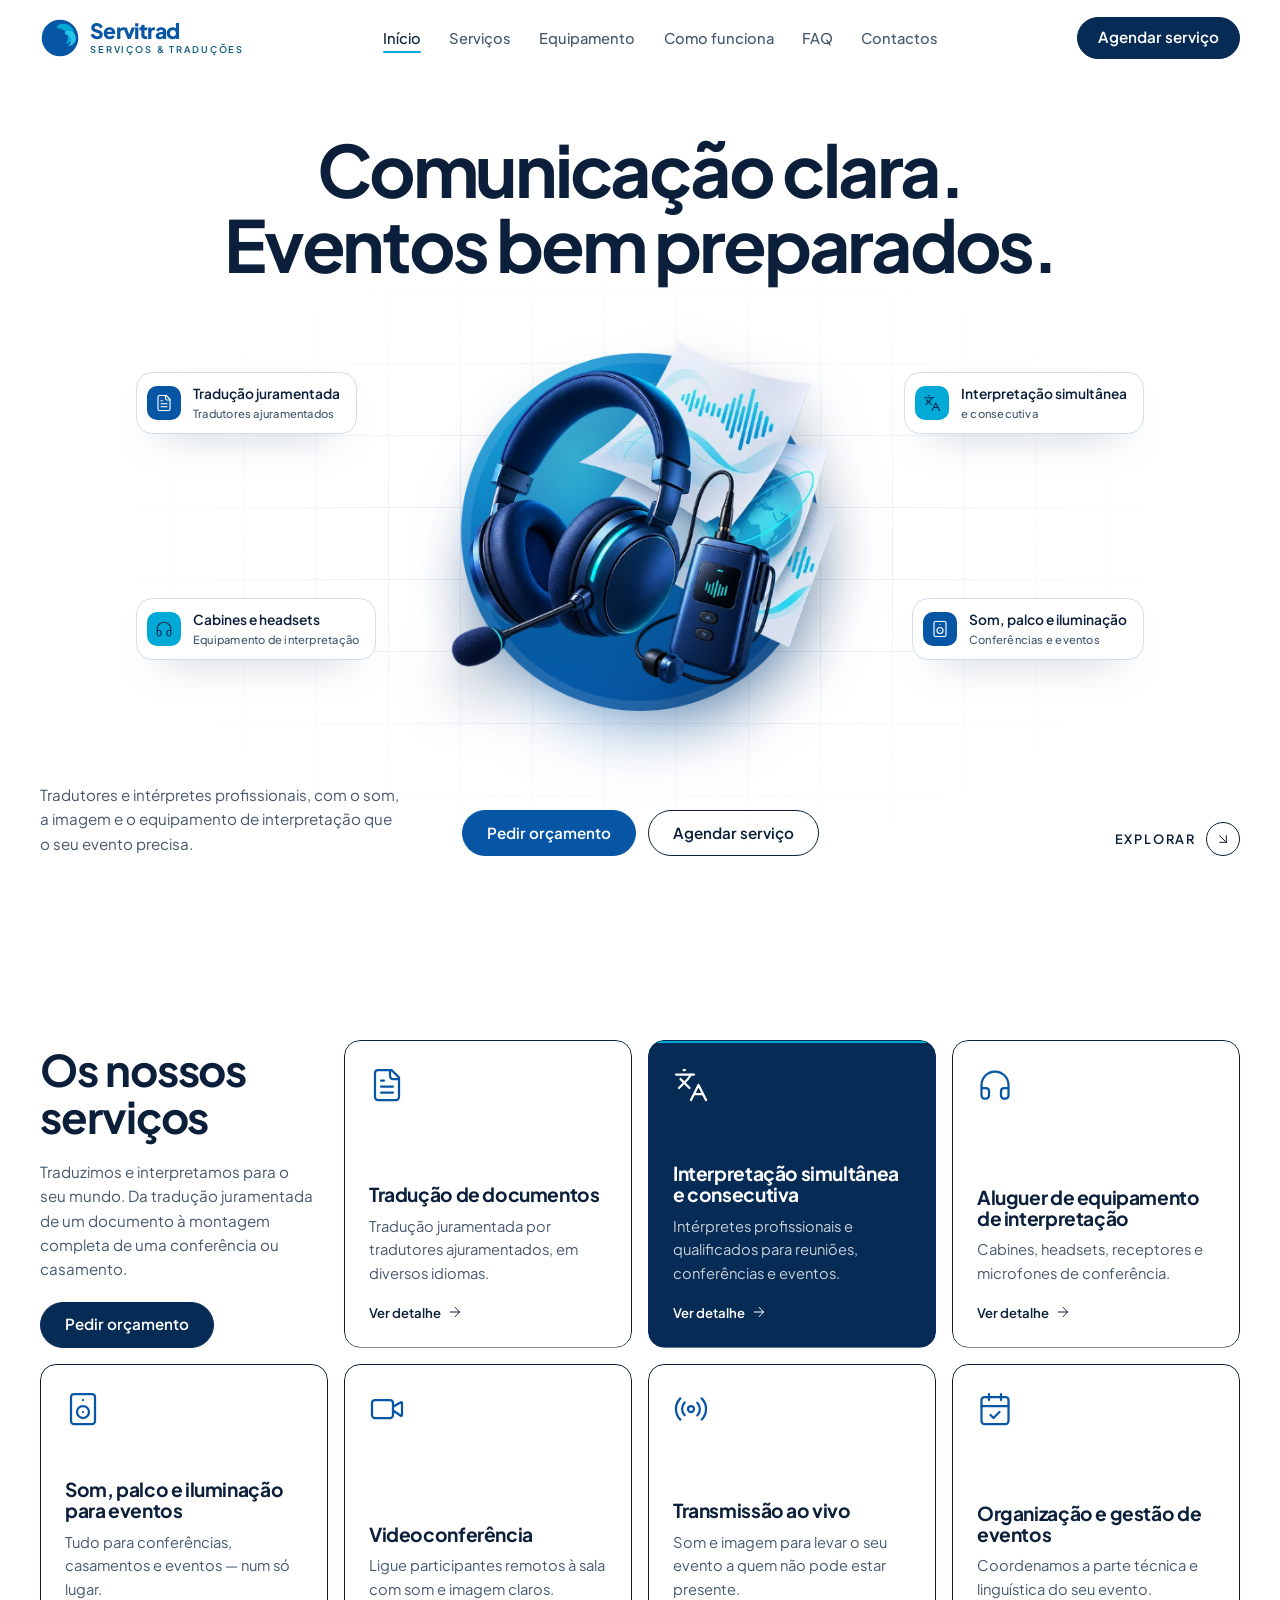
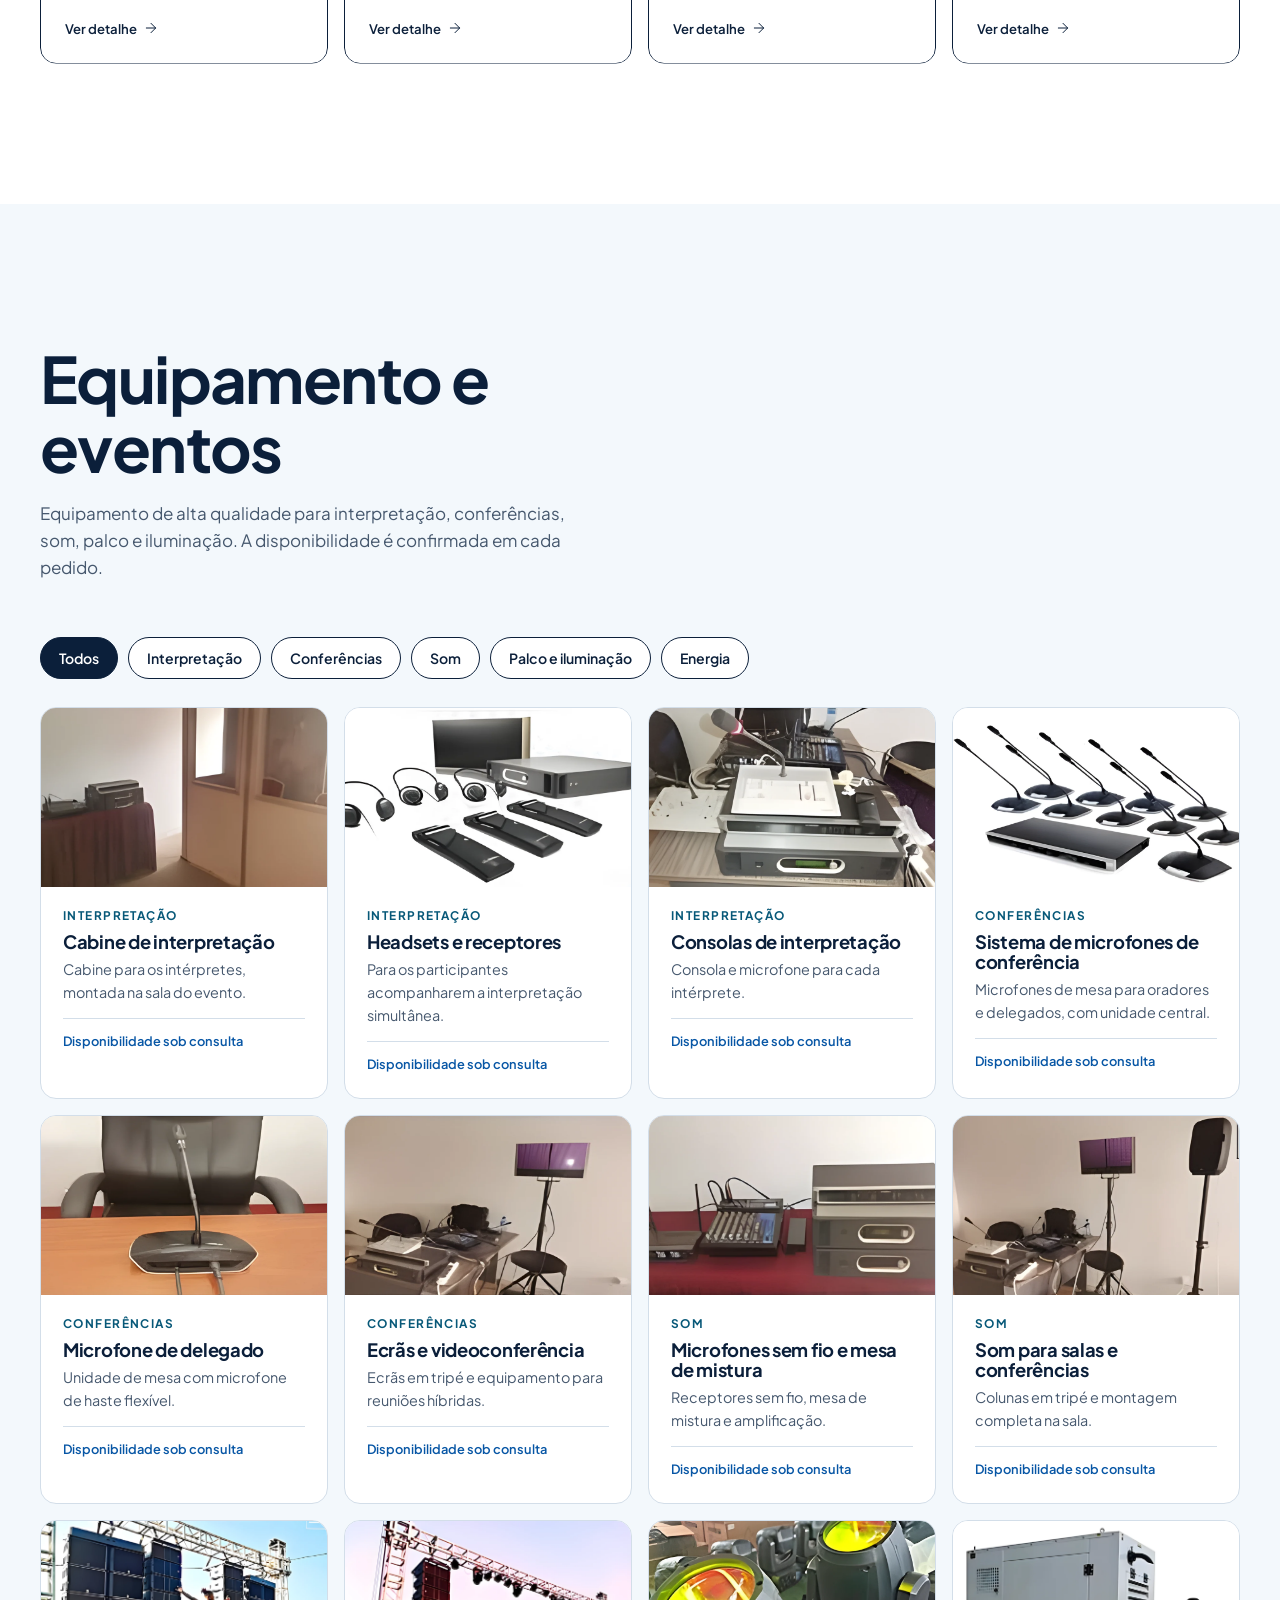
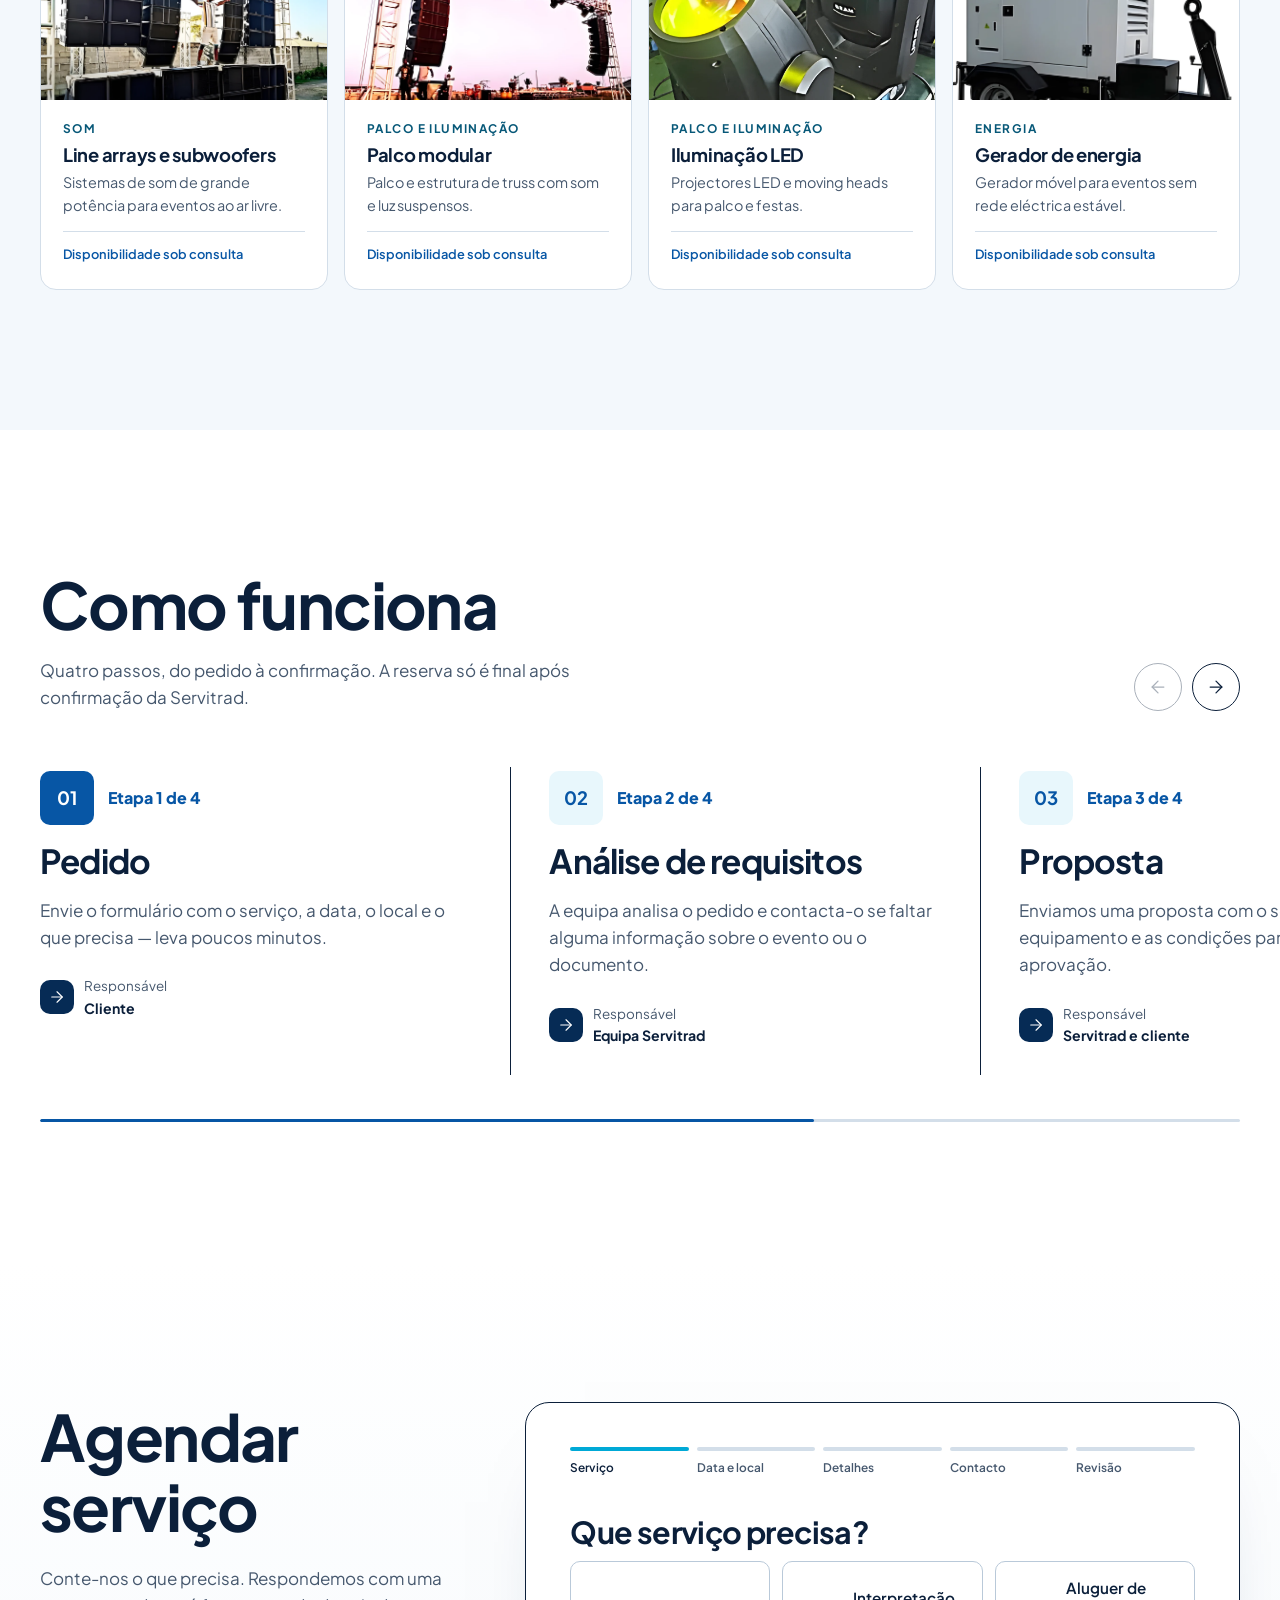
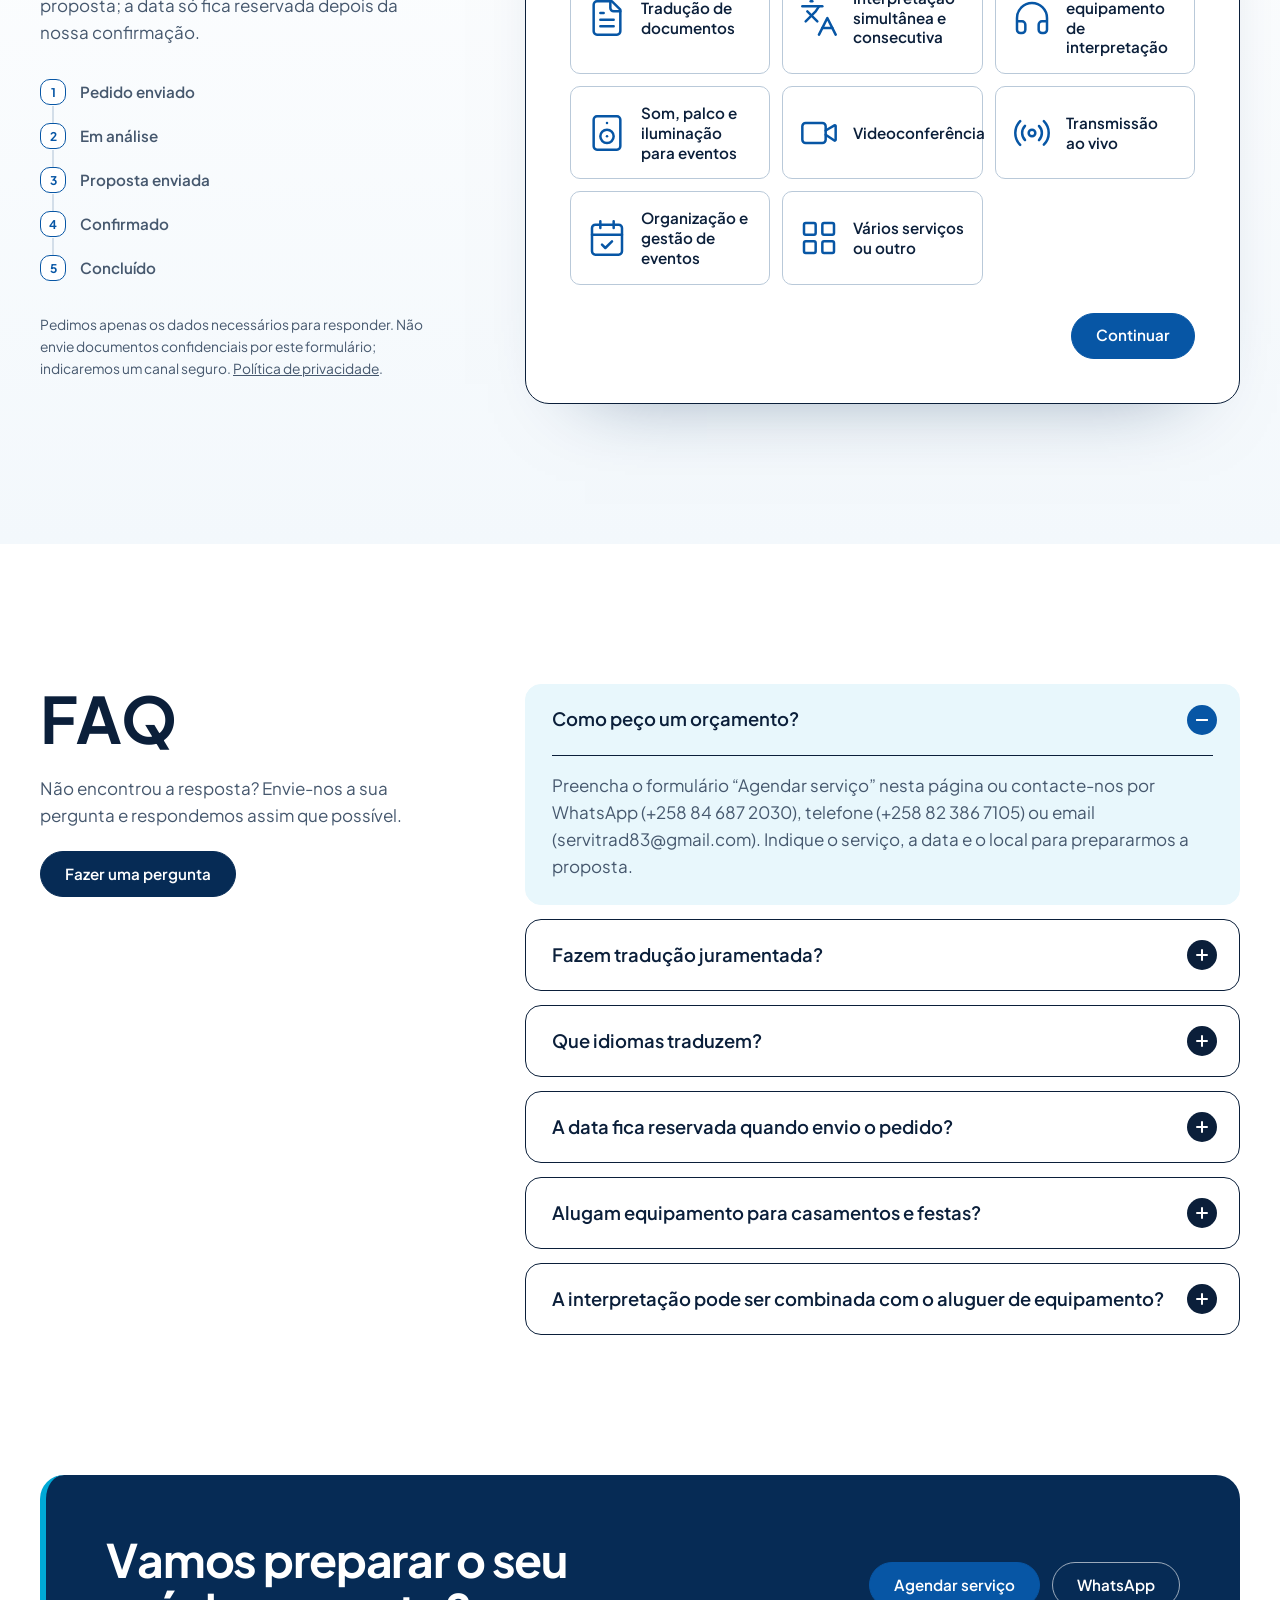
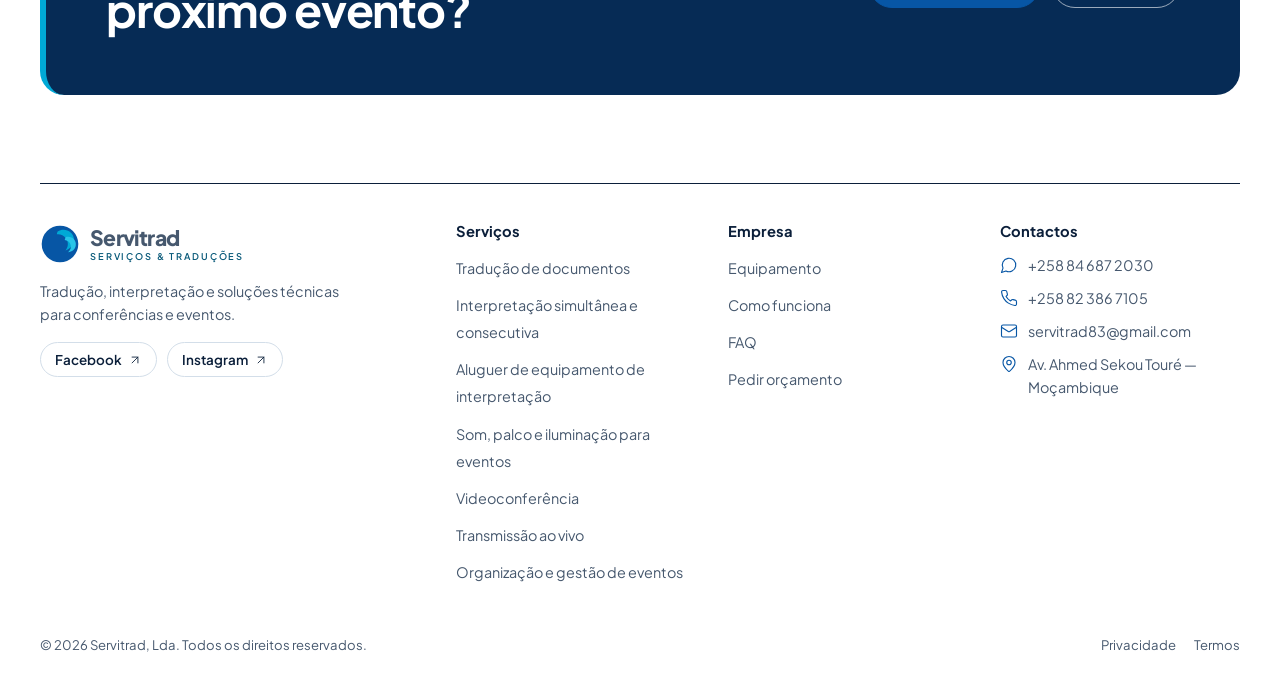
<file: index.html>
<!doctype html>
<html lang="pt-MZ">
<head>
  <meta charset="utf-8">
  <meta name="viewport" content="width=device-width, initial-scale=1">
  <title>Servitrad — Tradução, interpretação e soluções para eventos</title>
  <meta name="description" content="Servitrad, Lda: tradução juramentada de documentos, interpretação simultânea e consecutiva, aluguer de equipamento de interpretação, som, palco e iluminação, videoconferência e transmissão ao vivo em Moçambique.">
  <meta name="theme-color" content="#0756A5">
  <meta property="og:title" content="Servitrad — Comunicação clara. Eventos bem preparados.">
  <meta property="og:description" content="Tradução, interpretação e soluções técnicas para conferências e eventos.">
  <meta property="og:image" content="assets/3d/hero-interpretacao-traducao-3d-1000.webp">
  <script>document.documentElement.className+=" js"+(matchMedia("(prefers-reduced-motion: reduce)").matches?"":" motion")</script>
  <link rel="icon" href="assets/favicon.svg" type="image/svg+xml">
  <link rel="preconnect" href="https://fonts.googleapis.com">
  <link rel="preconnect" href="https://fonts.gstatic.com" crossorigin>
  <link href="https://fonts.googleapis.com/css2?family=Plus+Jakarta+Sans:wght@400;500;600;700;800&display=swap" rel="stylesheet">
  <link rel="preload" as="image" href="assets/3d/hero-interpretacao-traducao-3d-1000.webp" imagesrcset="assets/3d/hero-interpretacao-traducao-3d-640.webp 640w, assets/3d/hero-interpretacao-traducao-3d-1000.webp 1000w" imagesizes="(max-width: 700px) 80vw, 520px">
  <link rel="stylesheet" href="css/styles.css">
</head>
<body>
  <a class="skip-link" href="#conteudo">Saltar para o conteúdo</a>

  <!-- ============ CABEÇALHO ============ -->
  <header class="site-header" id="topo">
    <div class="container site-header__inner">
      <a class="brand" href="#inicio" aria-label="Servitrad — início">
        <svg class="brand__mark" viewBox="0 0 188 188" aria-hidden="true">
          <circle cx="94" cy="94" r="86" fill="#0756A5"/>
          <path d="M83 35c33-20 75 1 77 38 1 24-17 43-40 52 14-18 15-41 1-59-10-13-25-20-42-18 1-5 2-9 4-13Z" fill="#00A9D6"/>
          <path d="M120 62c28-8 53 13 48 40-3 16-17 29-36 31 13-11 17-27 10-40-5-10-14-17-26-18 2-5 3-9 4-13Z" fill="#27C4E8"/>
        </svg>
        <span class="brand__text"><span class="brand__name">Servitrad</span><span class="brand__tag">Serviços &amp; Traduções</span></span>
      </a>

      <nav class="main-nav" id="main-nav" aria-label="Navegação principal">
        <ul>
          <li><a href="#inicio">Início</a></li>
          <li><a href="#servicos">Serviços</a></li>
          <li><a href="#equipamento">Equipamento</a></li>
          <li><a href="#como-funciona">Como funciona</a></li>
          <li><a href="#faq">FAQ</a></li>
          <li><a href="#contactos">Contactos</a></li>
        </ul>
        <a class="btn btn--dark main-nav__cta-mobile" href="#agendar">Agendar serviço</a>
      </nav>

      <a class="btn btn--dark site-header__cta" href="#agendar">Agendar serviço</a>
      <button class="nav-toggle" type="button" aria-controls="main-nav" aria-expanded="false">
        <span class="sr-only">Abrir menu</span>
        <span class="nav-toggle__bar"></span><span class="nav-toggle__bar"></span>
      </button>
    </div>
  </header>

  <main id="conteudo">
    <!-- ============ HERO ============ -->
    <section class="hero" id="inicio" aria-labelledby="hero-title">
      <div class="hero__bg" aria-hidden="true"></div>
      <div class="container hero__inner">
        <h1 class="hero__title" id="hero-title" data-split>Comunicação clara.<br> Eventos bem preparados.</h1>

        <div class="hero__stage">
          <div class="hero__deco" aria-hidden="true">
            <span class="chip chip--l1" data-depth="0.5" data-float="-60"><span class="chip__icon" data-icon="traducao"></span><span>Tradução juramentada<small>Tradutores ajuramentados</small></span></span>
            <span class="chip chip--r1" data-depth="0.5" data-float="-60"><span class="chip__icon" data-icon="falar"></span><span>Interpretação simultânea<small>e consecutiva</small></span></span>
            <span class="chip chip--l2" data-depth="0.8" data-float="-110"><span class="chip__icon" data-icon="interpretacao"></span><span>Cabines e headsets<small>Equipamento de interpretação</small></span></span>
            <span class="chip chip--r2" data-depth="0.8" data-float="-110"><span class="chip__icon" data-icon="som"></span><span>Som, palco e iluminação<small>Conferências e eventos</small></span></span>
          </div>

          <div class="hero__orb" data-hero-orb>
            <div class="hero__circle" aria-hidden="true"></div>
            <picture>
              <source type="image/webp" srcset="assets/3d/hero-interpretacao-traducao-3d-640.webp 640w, assets/3d/hero-interpretacao-traducao-3d-1000.webp 1000w" sizes="(max-width: 700px) 80vw, 520px">
              <img class="hero__img" src="assets/3d/hero-interpretacao-traducao-3d.png" width="1254" height="1254"
                   alt="Ilustração 3D de auscultadores de interpretação com microfone, receptor de bolso e folhas de documentos com ondas de som e um globo.">
            </picture>
          </div>
        </div>

        <div class="hero__foot">
          <p class="hero__lead">Tradutores e intérpretes profissionais, com o som, a imagem e o equipamento de interpretação que o seu evento precisa.</p>
          <div class="hero__ctas">
            <a class="btn btn--primary" href="#agendar" data-service-cta="">Pedir orçamento</a>
            <a class="btn btn--ghost" href="#agendar">Agendar serviço</a>
          </div>
          <a class="hero__explore" href="#servicos">Explorar <span class="hero__explore-icon"></span></a>
        </div>
      </div>
    </section>

    <!-- ============ SERVIÇOS ============ -->
    <section class="section services" id="servicos" aria-labelledby="servicos-title">
      <div class="container">
        <div class="services__grid" id="services-grid">
          <div class="services__intro" data-reveal>
            <h2 class="section-title" id="servicos-title" data-split>Os nossos serviços</h2>
            <p>Traduzimos e interpretamos para o seu mundo. Da tradução juramentada de um documento à montagem completa de uma conferência ou casamento.</p>
            <a class="btn btn--dark" href="#agendar">Pedir orçamento</a>
          </div>
          <!-- cartões preenchidos por main.js -->
        </div>
      </div>
    </section>

    <!-- ============ EQUIPAMENTO ============ -->
    <section class="section equipment" id="equipamento" aria-labelledby="equipamento-title">
      <div class="container">
        <div class="section-head" data-reveal>
          <h2 class="section-title" id="equipamento-title" data-split>Equipamento e eventos</h2>
          <p>Equipamento de alta qualidade para interpretação, conferências, som, palco e iluminação. A disponibilidade é confirmada em cada pedido.</p>
        </div>
        <div class="equipment__notice" id="equipment-notice" role="note" hidden>
          <strong>Conteúdo de exemplo.</strong> Os itens abaixo ilustram o catálogo e não representam o inventário real nem disponibilidade. Serão substituídos pelo equipamento da Servitrad.
        </div>
        <div class="filters" role="group" aria-label="Filtrar equipamento por categoria" id="equipment-filters"></div>
        <ul class="equipment__grid" id="equipment-grid"></ul>
      </div>
    </section>

    <!-- ============ COMO FUNCIONA (faixa horizontal) ============ -->
    <section class="section steps" id="como-funciona" aria-labelledby="como-funciona-title">
      <div class="container steps__head">
        <div data-reveal>
          <h2 class="section-title" id="como-funciona-title" data-split>Como funciona</h2>
          <p>Quatro passos, do pedido à confirmação. A reserva só é final após confirmação da Servitrad.</p>
        </div>
        <div class="steps__controls">
          <button class="icon-btn" type="button" data-steps-prev aria-label="Etapa anterior"></button>
          <button class="icon-btn" type="button" data-steps-next aria-label="Etapa seguinte"></button>
        </div>
      </div>
      <div class="steps__viewport">
        <ol class="steps__track" id="steps-track" tabindex="0" aria-label="Etapas do processo — use as setas para navegar"></ol>
      </div>
      <div class="container"><div class="steps__progress" aria-hidden="true"><span id="steps-progress"></span></div></div>
    </section>

    <!-- ============ AGENDAMENTO ============ -->
    <section class="section booking" id="agendar" aria-labelledby="agendar-title">
      <div class="container booking__inner">
        <div class="booking__aside" data-reveal>
          <h2 class="section-title" id="agendar-title" data-split>Agendar serviço</h2>
          <p>Conte-nos o que precisa. Respondemos com uma proposta; a data só fica reservada depois da nossa confirmação.</p>
          <ol class="status-list" aria-label="Estados de um pedido">
            <li><span></span>Pedido enviado</li>
            <li><span></span>Em análise</li>
            <li><span></span>Proposta enviada</li>
            <li><span></span>Confirmado</li>
            <li><span></span>Concluído</li>
          </ol>
          <p class="booking__privacy">Pedimos apenas os dados necessários para responder. Não envie documentos confidenciais por este formulário; indicaremos um canal seguro. <a href="privacidade.html">Política de privacidade</a>.</p>
        </div>

        <div class="booking__card" data-reveal>

          <ol class="stepper" id="stepper" aria-label="Progresso do pedido"></ol>

          <form class="booking-form" id="booking-form" novalidate>
            <!-- anti-spam -->
            <div class="hp" aria-hidden="true"><label>Não preencher <input type="text" name="website" tabindex="-1" autocomplete="off"></label></div>

            <fieldset class="form-step" data-step="0">
              <legend>Que serviço precisa?</legend>
              <div class="choice-grid" id="service-choices"></div>
              <p class="field-error" data-error-for="servico"></p>
            </fieldset>

            <fieldset class="form-step" data-step="1" hidden>
              <legend>Quando e onde?</legend>
              <div class="field-row">
                <div class="field"><label for="f-data">Data pretendida *</label><input id="f-data" name="data" type="date" required><p class="field-error" data-error-for="data"></p></div>
                <div class="field"><label for="f-hora-inicio">Hora de início</label><input id="f-hora-inicio" name="horaInicio" type="time"></div>
                <div class="field"><label for="f-hora-fim">Hora de fim</label><input id="f-hora-fim" name="horaFim" type="time"><p class="field-error" data-error-for="horaFim"></p></div>
              </div>
              <div class="field">
                <span class="label" id="lbl-modalidade">Modalidade *</span>
                <div class="pill-group" role="radiogroup" aria-labelledby="lbl-modalidade">
                  <label class="pill"><input type="radio" name="modalidade" value="Presencial" required><span>Presencial</span></label>
                  <label class="pill"><input type="radio" name="modalidade" value="Remota"><span>Remota</span></label>
                  <label class="pill"><input type="radio" name="modalidade" value="Híbrida"><span>Híbrida</span></label>
                  <label class="pill"><input type="radio" name="modalidade" value="Não se aplica (documentos)"><span>Não se aplica</span></label>
                </div>
                <p class="field-error" data-error-for="modalidade"></p>
              </div>
              <div class="field"><label for="f-local">Local ou cidade</label><input id="f-local" name="local" type="text" autocomplete="address-level2" placeholder="Ex.: hotel, centro de conferências, cidade"></div>
            </fieldset>

            <fieldset class="form-step" data-step="2" hidden>
              <legend>Detalhes do pedido</legend>
              <div class="field-row">
                <div class="field">
                  <label for="f-participantes">Dimensão aproximada</label>
                  <select id="f-participantes" name="participantes">
                    <option value="">Seleccione…</option>
                    <option>Até 20 pessoas</option>
                    <option>21–50 pessoas</option>
                    <option>51–150 pessoas</option>
                    <option>151–500 pessoas</option>
                    <option>Mais de 500 pessoas</option>
                    <option>Não se aplica</option>
                  </select>
                </div>
                <div class="field"><label for="f-idiomas">Idiomas necessários</label><input id="f-idiomas" name="idiomas" type="text" placeholder="Ex.: de … para …"></div>
              </div>
              <div class="field">
                <span class="label" id="lbl-req">Requisitos técnicos</span>
                <div class="pill-group" role="group" aria-labelledby="lbl-req">
                  <label class="pill"><input type="checkbox" name="requisitos" value="Intérpretes"><span>Intérpretes</span></label>
                  <label class="pill"><input type="checkbox" name="requisitos" value="Cabines e headsets de interpretação"><span>Cabines e headsets</span></label>
                  <label class="pill"><input type="checkbox" name="requisitos" value="Microfones"><span>Microfones</span></label>
                  <label class="pill"><input type="checkbox" name="requisitos" value="Som para o espaço"><span>Som para o espaço</span></label>
                  <label class="pill"><input type="checkbox" name="requisitos" value="Videoconferência"><span>Videoconferência</span></label>
                  <label class="pill"><input type="checkbox" name="requisitos" value="Transmissão ao vivo"><span>Transmissão ao vivo</span></label>
                  <label class="pill"><input type="checkbox" name="requisitos" value="Palco e iluminação"><span>Palco e iluminação</span></label>
                  <label class="pill"><input type="checkbox" name="requisitos" value="Gerador de energia"><span>Gerador de energia</span></label>
                  <label class="pill"><input type="checkbox" name="requisitos" value="Não sei / preciso de aconselhamento"><span>Preciso de aconselhamento</span></label>
                </div>
              </div>
              <div class="field"><label for="f-obs">Observações</label><textarea id="f-obs" name="observacoes" rows="4" maxlength="1500" placeholder="Programa, tipo de documento, número de salas, o que for útil."></textarea></div>
            </fieldset>

            <fieldset class="form-step" data-step="3" hidden>
              <legend>Os seus contactos</legend>
              <div class="field-row">
                <div class="field"><label for="f-nome">Nome *</label><input id="f-nome" name="nome" type="text" autocomplete="name" required maxlength="120"><p class="field-error" data-error-for="nome"></p></div>
                <div class="field"><label for="f-org">Organização</label><input id="f-org" name="organizacao" type="text" autocomplete="organization" maxlength="120"></div>
              </div>
              <div class="field-row">
                <div class="field"><label for="f-email">Email *</label><input id="f-email" name="email" type="email" autocomplete="email" required maxlength="160"><p class="field-error" data-error-for="email"></p></div>
                <div class="field"><label for="f-tel">Telefone / WhatsApp</label><input id="f-tel" name="telefone" type="tel" autocomplete="tel" maxlength="30" placeholder="+258 …"><p class="field-error" data-error-for="telefone"></p></div>
              </div>
              <label class="check"><input type="checkbox" name="consentimento" value="sim" required><span>Aceito ser contactado pela Servitrad sobre este pedido. Os dados são usados apenas para responder. *</span></label>
              <p class="field-error" data-error-for="consentimento"></p>
            </fieldset>

            <fieldset class="form-step" data-step="4" hidden>
              <legend>Rever e enviar</legend>
              <dl class="summary" id="summary"></dl>
              <p class="form-note">Ao enviar, o pedido fica no estado <strong>“Pedido enviado”</strong>. Não é uma reserva: a Servitrad confirma a disponibilidade e envia uma proposta.</p>
            </fieldset>

            <div class="form-actions">
              <button class="btn btn--ghost" type="button" data-prev hidden>Voltar</button>
              <button class="btn btn--primary" type="button" data-next>Continuar</button>
              <button class="btn btn--primary" type="submit" data-submit hidden>Enviar pedido</button>
            </div>
            <p class="form-status" id="form-status" role="status" aria-live="polite"></p>
          </form>

          <div class="form-result" id="form-result" hidden tabindex="-1"></div>
        </div>
      </div>
    </section>

    <!-- ============ FAQ ============ -->
    <section class="section faq" id="faq" aria-labelledby="faq-title">
      <div class="container faq__inner">
        <div class="faq__intro" data-reveal>
          <h2 class="section-title" id="faq-title" data-split>FAQ</h2>
          <p>Não encontrou a resposta? Envie-nos a sua pergunta e respondemos assim que possível.</p>
          <a class="btn btn--dark" href="#contactos">Fazer uma pergunta</a>
        </div>
        <div class="faq__list" id="faq-list"></div>
      </div>
    </section>

    <!-- ============ GUIAS E NOVIDADES (oculta sem artigos) ============ -->
    <section class="section articles" id="guias" aria-labelledby="guias-title" hidden>
      <div class="container">
        <div class="section-head section-head--split" data-reveal>
          <h2 class="section-title" id="guias-title" data-split>Guias e novidades</h2>
          <p>Conselhos práticos sobre tradução, interpretação e preparação técnica de eventos.</p>
        </div>
        <div class="articles__preview-note" id="articles-preview-note" role="note" hidden>Pré-visualização de layout — estes cartões não são artigos reais e não estão publicados.</div>
        <div class="articles__grid" id="articles-grid"></div>
      </div>
    </section>
  </main>

  <!-- ============ RODAPÉ ============ -->
  <footer class="site-footer" id="contactos" aria-labelledby="contactos-title">
    <div class="container">
      <div class="site-footer__cta" data-reveal>
        <h2 id="contactos-title" data-split>Vamos preparar o seu próximo evento?</h2>
        <div class="site-footer__cta-actions">
          <a class="btn btn--primary" href="#agendar">Agendar serviço</a>
          <a class="btn btn--ghost-light" id="footer-whatsapp" href="#" target="_blank" rel="noopener">WhatsApp</a>
        </div>
      </div>
      <div class="site-footer__grid">
        <div class="site-footer__brand">
          <a class="brand brand--light" href="#inicio" aria-label="Servitrad — voltar ao início">
            <svg class="brand__mark" viewBox="0 0 188 188" aria-hidden="true">
              <circle cx="94" cy="94" r="86" fill="#0756A5"/>
              <path d="M83 35c33-20 75 1 77 38 1 24-17 43-40 52 14-18 15-41 1-59-10-13-25-20-42-18 1-5 2-9 4-13Z" fill="#00A9D6"/>
              <path d="M120 62c28-8 53 13 48 40-3 16-17 29-36 31 13-11 17-27 10-40-5-10-14-17-26-18 2-5 3-9 4-13Z" fill="#27C4E8"/>
            </svg>
            <span class="brand__text"><span class="brand__name">Servitrad</span><span class="brand__tag">Serviços &amp; Traduções</span></span>
          </a>
          <p>Tradução, interpretação e soluções técnicas para conferências e eventos.</p>
          <ul class="socials" id="footer-socials"></ul>
        </div>
        <div><h3>Serviços</h3><ul id="footer-services"></ul></div>
        <div><h3>Empresa</h3><ul>
          <li><a href="#equipamento">Equipamento</a></li>
          <li><a href="#como-funciona">Como funciona</a></li>
          <li><a href="#faq">FAQ</a></li>
          <li><a href="#agendar">Pedir orçamento</a></li>
        </ul></div>
        <div><h3>Contactos</h3><ul class="contact-list" id="footer-contacts"></ul></div>
      </div>
      <div class="site-footer__bottom">
        <p>© <span id="year"></span> <span id="company-name"></span>. Todos os direitos reservados.</p>
        <ul><li><a href="privacidade.html">Privacidade</a></li><li><a href="privacidade.html#termos">Termos</a></li></ul>
      </div>
    </div>
  </footer>

  <!-- Detalhe de serviço -->
  <dialog class="service-dialog" id="service-dialog" aria-labelledby="dialog-title">
    <div class="service-dialog__inner">
      <button class="icon-btn service-dialog__close" type="button" data-close aria-label="Fechar"></button>
      <div class="service-dialog__icon" id="dialog-icon"></div>
      <h3 id="dialog-title"></h3>
      <p id="dialog-text"></p>
      <ul class="ticks" id="dialog-points"></ul>
      <a class="btn btn--primary" href="#agendar" id="dialog-cta">Pedir orçamento</a>
    </div>
  </dialog>

  <noscript>
    <div class="noscript">Para ver todo o conteúdo e enviar pedidos, active o JavaScript. Contacto: WhatsApp +258 84 687 2030 · +258 82 386 7105 · servitrad83@gmail.com</div>
  </noscript>

  <script src="js/content.js"></script>
  <script src="js/icons.js"></script>
  <script src="js/main.js"></script>
</body>
</html>
</file>
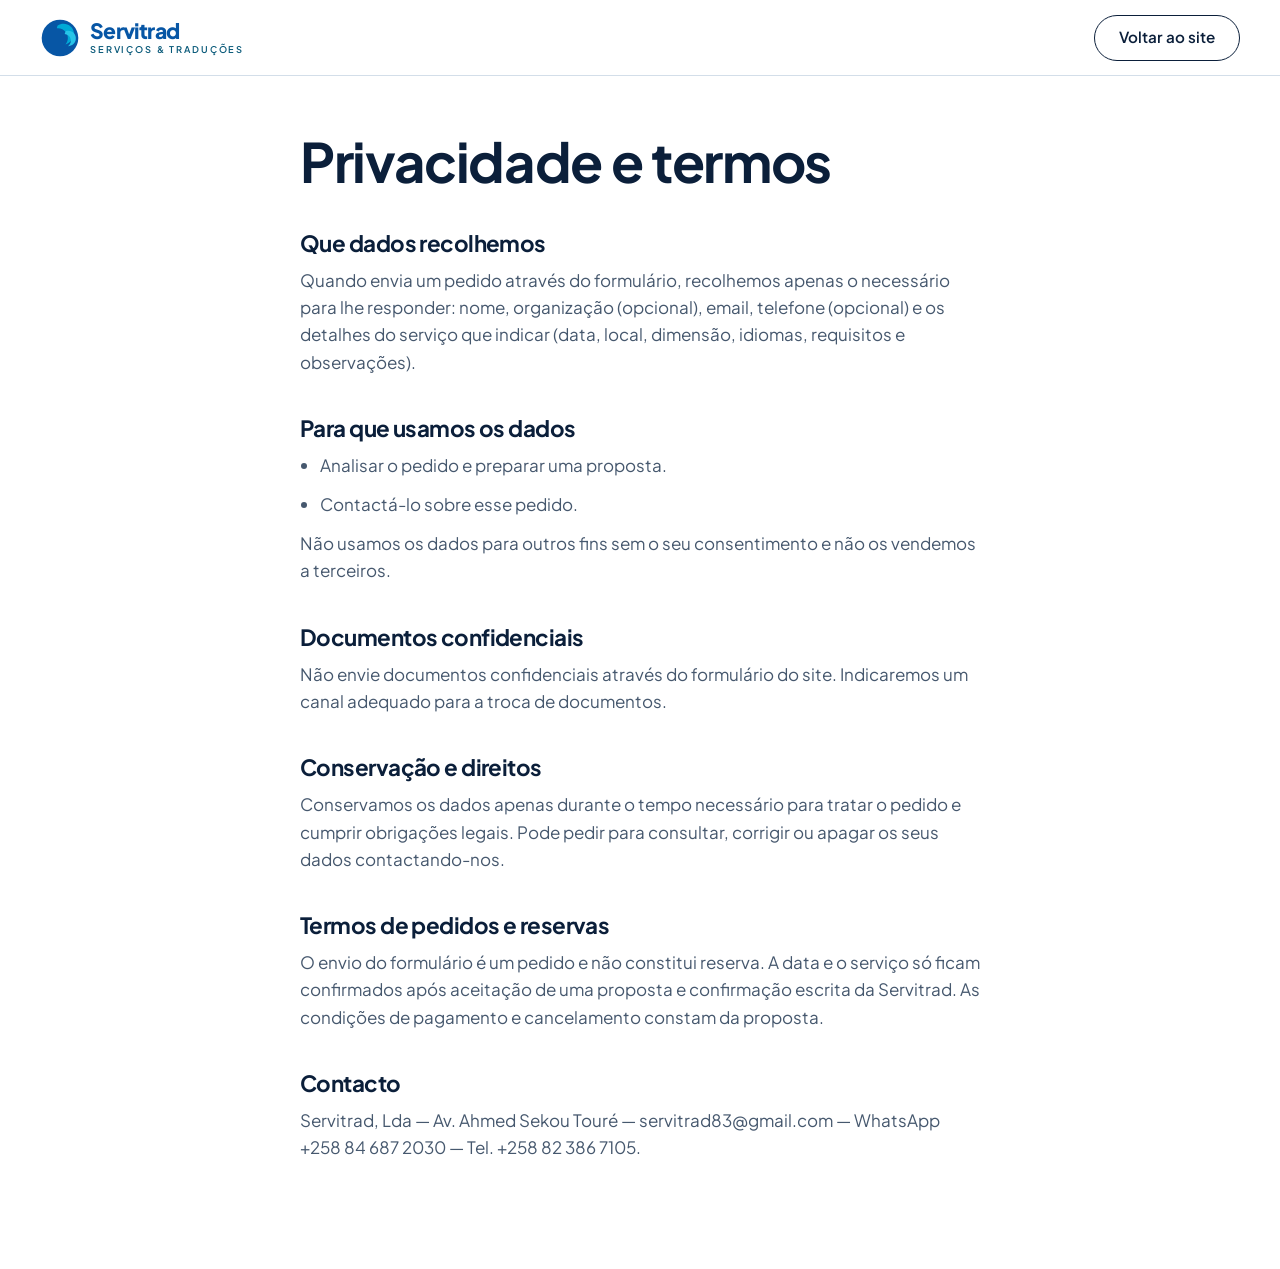
<file: privacidade.html>
<!doctype html>
<html lang="pt-MZ">
<head>
  <meta charset="utf-8">
  <meta name="viewport" content="width=device-width, initial-scale=1">
  <title>Privacidade e termos — Servitrad</title>
  <meta name="robots" content="noindex">
  <link rel="icon" href="assets/favicon.svg" type="image/svg+xml">
  <link rel="preconnect" href="https://fonts.googleapis.com">
  <link rel="preconnect" href="https://fonts.gstatic.com" crossorigin>
  <link href="https://fonts.googleapis.com/css2?family=Plus+Jakarta+Sans:wght@400;500;600;700;800&display=swap" rel="stylesheet">
  <link rel="stylesheet" href="css/styles.css">
  <style>
    .legal { max-width: 760px; padding-block: 56px 96px; }
    .legal h1 { font-size: clamp(2.2rem, 5vw, 3.4rem); margin-bottom: 24px; }
    .legal h2 { font-size: 1.4rem; margin: 40px 0 12px; }
    .legal p, .legal li { color: var(--ink-soft); margin-bottom: 12px; }
    .legal ul { list-style: disc; padding-left: 1.2em; }
    .legal .draft { padding: 14px 18px; border-radius: 14px; background: #FFF6DB; border: 1px solid #F0D58A; color: #5B4300; margin-bottom: 32px; }
  </style>
</head>
<body>
  <header class="site-header is-scrolled">
    <div class="container site-header__inner">
      <a class="brand" href="index.html" aria-label="Servitrad — voltar ao início">
        <svg class="brand__mark" viewBox="0 0 188 188" aria-hidden="true"><circle cx="94" cy="94" r="86" fill="#0756A5"/><path d="M83 35c33-20 75 1 77 38 1 24-17 43-40 52 14-18 15-41 1-59-10-13-25-20-42-18 1-5 2-9 4-13Z" fill="#00A9D6"/><path d="M120 62c28-8 53 13 48 40-3 16-17 29-36 31 13-11 17-27 10-40-5-10-14-17-26-18 2-5 3-9 4-13Z" fill="#27C4E8"/></svg>
        <span class="brand__text"><span class="brand__name">Servitrad</span><span class="brand__tag">Serviços &amp; Traduções</span></span>
      </a>
      <a class="btn btn--ghost" href="index.html" style="margin-left:auto">Voltar ao site</a>
    </div>
  </header>
  <main class="container legal">
    <h1>Privacidade e termos</h1>

    <h2>Que dados recolhemos</h2>
    <p>Quando envia um pedido através do formulário, recolhemos apenas o necessário para lhe responder: nome, organização (opcional), email, telefone (opcional) e os detalhes do serviço que indicar (data, local, dimensão, idiomas, requisitos e observações).</p>

    <h2>Para que usamos os dados</h2>
    <ul>
      <li>Analisar o pedido e preparar uma proposta.</li>
      <li>Contactá-lo sobre esse pedido.</li>
    </ul>
    <p>Não usamos os dados para outros fins sem o seu consentimento e não os vendemos a terceiros.</p>

    <h2>Documentos confidenciais</h2>
    <p>Não envie documentos confidenciais através do formulário do site. Indicaremos um canal adequado para a troca de documentos.</p>

    <h2>Conservação e direitos</h2>
    <p>Conservamos os dados apenas durante o tempo necessário para tratar o pedido e cumprir obrigações legais. Pode pedir para consultar, corrigir ou apagar os seus dados contactando-nos.</p>

    <h2 id="termos">Termos de pedidos e reservas</h2>
    <p>O envio do formulário é um pedido e não constitui reserva. A data e o serviço só ficam confirmados após aceitação de uma proposta e confirmação escrita da Servitrad. As condições de pagamento e cancelamento constam da proposta.</p>

    <h2>Contacto</h2>
    <p>Servitrad, Lda — Av. Ahmed Sekou Touré — servitrad83@gmail.com — WhatsApp +258 84 687 2030 — Tel. +258 82 386 7105.</p>
  </main>
</body>
</html>
</file>
<file: css/styles.css>
/* ==========================================================================
   Servitrad — estilos
   Estrutura: tokens · base · componentes · secções · animação · responsivo
   ========================================================================== */

:root {
  /* Marca (estimativa da página pública — ver docs/referencia) */
  --royal: #0756A5;
  --vivid: #087ACB;
  --cyan: #00A9D6;
  --cyan-2: #27C4E8;
  --petrol: #075878;
  --deep: #062B55;          /* azul profundo para superfícies escuras */

  /* Neutros */
  --ink: #0B1F3A;
  --ink-soft: #46586E;
  --line: #0B1F3A;
  --line-soft: #D3DEE9;
  --tint: #E8F7FC;
  --tint-2: #F3F8FC;
  --bg: #FFFFFF;

  --radius-s: 10px;
  --radius: 16px;
  --radius-l: 24px;
  --shadow: 0 18px 40px -22px rgba(6, 43, 85, .45);
  --ease: cubic-bezier(.22, .8, .24, 1);
  --pill: 999px;
  --container: 1200px;
  --gutter: clamp(16px, 4vw, 40px);
  --header-h: 76px;

  --font: "Plus Jakarta Sans", system-ui, -apple-system, "Segoe UI", Roboto, Arial, sans-serif;
  color-scheme: light;
}

/* ---------- base ---------- */
*, *::before, *::after { box-sizing: border-box; }
html { overflow-x: clip; scroll-behavior: smooth; scroll-padding-top: calc(var(--header-h) + 12px); -webkit-text-size-adjust: 100%; }
body {
  margin: 0;
  font-family: var(--font);
  font-size: 1.0625rem;
  line-height: 1.6;
  color: var(--ink);
  background: var(--bg);
  overflow-x: hidden;
  -webkit-font-smoothing: antialiased;
}
img, svg { display: block; max-width: 100%; }
a { color: inherit; }
button, input, select, textarea { font: inherit; color: inherit; }
h1, h2, h3, h4 { margin: 0; line-height: 1.08; letter-spacing: -0.025em; font-weight: 700; }
p { margin: 0; }
ul, ol { margin: 0; padding: 0; list-style: none; }
[hidden] { display: none !important; }
/* nada (animações de entrada incluídas) pode alargar a página no telemóvel */
main, .site-footer { overflow-x: clip; }
.faq, .equipment, .services, .booking { overflow-x: clip; }

:focus-visible { outline: 3px solid var(--vivid); outline-offset: 3px; border-radius: 6px; }

.container { width: 100%; max-width: calc(var(--container) + 2 * var(--gutter)); margin: 0 auto; padding-inline: var(--gutter); }
.sr-only { position: absolute; width: 1px; height: 1px; overflow: hidden; clip: rect(0 0 0 0); white-space: nowrap; }
.skip-link { position: absolute; left: 16px; top: -60px; z-index: 100; background: var(--ink); color: #fff; padding: 10px 16px; border-radius: var(--pill); text-decoration: none; }
.skip-link:focus { top: 12px; }

.section { padding-block: clamp(72px, 11vw, 140px); position: relative; }
.section-title { font-size: clamp(2.3rem, 5.2vw, 4rem); }
.section-head { display: grid; gap: 18px; max-width: 640px; margin-bottom: clamp(32px, 5vw, 56px); }
.section-head p, .services__intro p, .faq__intro p, .steps__head p, .booking__aside > p { color: var(--ink-soft); max-width: 46ch; }
.section-head--split { max-width: none; grid-template-columns: 1fr minmax(0, 360px); align-items: end; }

/* ---------- botões ---------- */
.btn {
  --b-bg: var(--ink); --b-fg: #fff; --b-bd: var(--ink);
  display: inline-flex; align-items: center; justify-content: center; gap: .5em;
  min-height: 46px; padding: 0 24px;
  border-radius: var(--pill); border: 1.5px solid var(--b-bd);
  background: var(--b-bg); color: var(--b-fg);
  font-weight: 600; font-size: .95rem; text-decoration: none; cursor: pointer; white-space: nowrap;
  transition: transform .25s var(--ease), background-color .25s, color .25s, border-color .25s, box-shadow .25s;
}
.btn:hover { transform: translateY(-2px); box-shadow: var(--shadow); }
.btn:active { transform: translateY(0); }
.btn--dark { --b-bg: var(--deep); --b-bd: var(--deep); }
.btn--dark:hover { --b-bg: var(--royal); --b-bd: var(--royal); }
.btn--primary { --b-bg: var(--royal); --b-bd: var(--royal); }
.btn--primary:hover { --b-bg: var(--vivid); --b-bd: var(--vivid); }
.btn--ghost { --b-bg: transparent; --b-fg: var(--ink); --b-bd: var(--ink); }
.btn--ghost:hover { --b-bg: var(--ink); --b-fg: #fff; }
.btn--ghost-light { --b-bg: transparent; --b-fg: #fff; --b-bd: rgba(255,255,255,.6); }
.btn--ghost-light:hover { --b-bg: #fff; --b-fg: var(--deep); --b-bd: #fff; }
.btn[disabled] { opacity: .55; cursor: progress; transform: none; box-shadow: none; }

.icon-btn {
  width: 48px; height: 48px; border-radius: 50%;
  display: inline-grid; place-items: center;
  border: 1.5px solid var(--ink); background: #fff; color: var(--ink); cursor: pointer;
  transition: background-color .25s, color .25s, transform .25s var(--ease), opacity .25s;
}
.icon-btn svg { width: 20px; height: 20px; }
.icon-btn:hover:not([disabled]) { background: var(--ink); color: #fff; }
.icon-btn[disabled] { opacity: .35; cursor: default; }

/* ---------- marca ---------- */
.brand { display: inline-flex; align-items: center; gap: 10px; text-decoration: none; color: var(--royal); }
.brand__mark { width: 40px; height: 40px; flex: none; }
.brand__text { display: grid; line-height: 1; }
.brand__name { font-weight: 800; font-size: 1.32rem; letter-spacing: -0.03em; }
.brand__tag { font-size: .58rem; letter-spacing: .2em; text-transform: uppercase; color: var(--petrol); margin-top: 4px; font-weight: 600; }
.brand--light { color: var(--royal); }

/* ---------- cabeçalho ---------- */
.site-header {
  position: sticky; top: 0; z-index: 50;
  height: var(--header-h);
  background: rgba(255,255,255,.82);
  backdrop-filter: saturate(1.6) blur(14px);
  -webkit-backdrop-filter: saturate(1.6) blur(14px);
  border-bottom: 1px solid transparent;
  transition: border-color .3s, box-shadow .3s;
}
.site-header.is-scrolled { border-bottom-color: var(--line-soft); }
.site-header__inner { height: 100%; display: flex; align-items: center; gap: 24px; }
.main-nav { margin-inline: auto; }
.main-nav ul { display: flex; gap: clamp(14px, 2.2vw, 30px); }
.main-nav a:not(.btn) { text-decoration: none; font-size: .92rem; font-weight: 500; color: var(--ink-soft); position: relative; padding: 6px 0; transition: color .2s; }
.main-nav a:not(.btn)::after { content: ""; position: absolute; left: 0; right: 0; bottom: 0; height: 2px; background: var(--cyan); transform: scaleX(0); transform-origin: left; transition: transform .3s var(--ease); border-radius: 2px; }
.main-nav a:not(.btn):hover, .main-nav a[aria-current="true"] { color: var(--ink); }
.main-nav a:not(.btn):hover::after, .main-nav a[aria-current="true"]::after { transform: scaleX(1); }
.main-nav__cta-mobile { display: none; }
.site-header__cta { min-height: 42px; padding-inline: 20px; }

.nav-toggle { display: none; width: 46px; height: 46px; border-radius: 50%; border: 1.5px solid var(--ink); background: #fff; cursor: pointer; position: relative; }
.nav-toggle__bar { position: absolute; left: 13px; right: 13px; height: 2px; background: var(--ink); border-radius: 2px; transition: transform .3s var(--ease), top .3s var(--ease); }
.nav-toggle__bar:nth-of-type(2) { top: 18px; }
.nav-toggle__bar:nth-of-type(3) { top: 25px; }
.nav-toggle[aria-expanded="true"] .nav-toggle__bar:nth-of-type(2) { top: 21px; transform: rotate(45deg); }
.nav-toggle[aria-expanded="true"] .nav-toggle__bar:nth-of-type(3) { top: 21px; transform: rotate(-45deg); }

/* ---------- HERO ---------- */
.hero { position: relative; overflow: hidden; padding-top: clamp(28px, 5vw, 56px); padding-bottom: clamp(28px, 4vw, 44px); min-height: calc(100svh - var(--header-h)); display: flex; }
.hero__bg { position: absolute; inset: 0; pointer-events: none; opacity: .55;
  background-image: linear-gradient(var(--line-soft) 1px, transparent 1px), linear-gradient(90deg, var(--line-soft) 1px, transparent 1px);
  background-size: 72px 72px; background-position: center -1px;
  -webkit-mask-image: radial-gradient(ellipse 60% 55% at 50% 58%, #000 20%, transparent 72%); mask-image: radial-gradient(ellipse 60% 55% at 50% 58%, #000 20%, transparent 72%); }
.hero__inner { position: relative; display: flex; flex-direction: column; align-items: center; flex: 1; }
.hero__title { text-align: center; font-size: clamp(2.3rem, 5.6vw, 5rem); line-height: 1.04; letter-spacing: -0.045em; font-weight: 700; text-wrap: balance; }

.hero__stage { position: relative; width: 100%; flex: 1; min-height: clamp(300px, 34vw, 430px); display: grid; place-items: center; margin-block: clamp(4px, 1.5vw, 16px); }
.hero__orb { position: relative; width: clamp(240px, 28vw, 380px); aspect-ratio: 1; will-change: transform; }
.hero__circle { position: absolute; inset: 0; border-radius: 50%; background: radial-gradient(circle at 32% 28%, var(--cyan-2) 0%, var(--vivid) 42%, var(--royal) 72%, var(--deep) 100%); box-shadow: 0 40px 80px -40px rgba(7,86,165,.7), inset 0 0 0 10px rgba(255,255,255,.12); }
.hero__circle::after { content: ""; position: absolute; inset: 8%; border-radius: 50%; background: linear-gradient(140deg, rgba(255,255,255,.28), rgba(255,255,255,0) 45%); }
.hero__img { position: absolute; width: 112%; max-width: none; left: -6%; top: -9%; height: auto; filter: drop-shadow(0 30px 30px rgba(6,43,85,.35)); }

.hero__deco { position: absolute; inset: 0; pointer-events: none; }
.chip { position: absolute; display: inline-flex; align-items: center; gap: 12px; padding: 10px 16px 10px 10px; background: rgba(255,255,255,.92); border: 1px solid var(--line-soft); border-radius: var(--radius); box-shadow: 0 20px 40px -26px rgba(6,43,85,.55); font-size: .86rem; font-weight: 600; white-space: nowrap; color: var(--ink); will-change: transform; -webkit-backdrop-filter: blur(8px); backdrop-filter: blur(8px); }
.chip__icon { width: 34px; height: 34px; display: grid; place-items: center; flex: none; background: var(--royal); color: #fff; border-radius: var(--radius-s); }
.chip__icon svg { width: 18px; height: 18px; }
.chip small { display: block; font-size: .7rem; font-weight: 500; color: var(--ink-soft); letter-spacing: .02em; }
.chip--l1 { left: 8%; top: 16%; } .chip--r1 { right: 8%; top: 16%; }
.chip--l2 { left: 8%; top: 64%; } .chip--r2 { right: 8%; top: 64%; }
.chip--r1 .chip__icon, .chip--l2 .chip__icon { background: var(--cyan); color: var(--deep); }

.hero__foot { width: 100%; display: grid; grid-template-columns: 1fr auto 1fr; align-items: end; gap: 24px; }
.hero__lead { font-size: .95rem; color: var(--ink-soft); max-width: 33ch; }
.hero__ctas { display: flex; gap: 12px; flex-wrap: wrap; justify-content: center; }
.hero__explore { justify-self: end; display: inline-flex; align-items: center; gap: 10px; text-decoration: none; font-size: .8rem; letter-spacing: .14em; text-transform: uppercase; font-weight: 600; }
.hero__explore-icon { width: 34px; height: 34px; border-radius: 50%; border: 1.5px solid var(--ink); display: grid; place-items: center; transition: background .25s, color .25s, transform .3s var(--ease); }
.hero__explore-icon svg { width: 16px; height: 16px; }
.hero__explore:hover .hero__explore-icon { background: var(--ink); color: #fff; transform: rotate(45deg); }

/* ---------- SERVIÇOS ---------- */
/* grelha simétrica 4 × 2: introdução + 7 serviços */
.services__grid { display: grid; grid-template-columns: repeat(4, minmax(0, 1fr)); gap: 16px; }
.services__intro { display: grid; gap: 20px; align-content: start; justify-items: start; padding: 6px 12px 0 0; }
.services__intro .section-title { font-size: clamp(2.1rem, 3.4vw, 3rem); }
.services__intro p { font-size: .95rem; }

.svc-card {
  --c-bg: #fff; --c-fg: var(--ink); --c-sub: var(--ink-soft);
  position: relative; overflow: hidden; isolation: isolate;
  display: flex; flex-direction: column; justify-content: flex-end; gap: 10px;
  width: 100%; min-height: 300px; padding: 26px 24px 24px;
  text-align: left; cursor: pointer;
  background: var(--c-bg); color: var(--c-fg);
  border: 1.5px solid var(--line); border-radius: var(--radius);
  transition: transform .35s var(--ease), box-shadow .35s var(--ease), background-color .45s, color .45s, border-color .35s;
}
.svc-card h3 { font-size: clamp(1.15rem, 1.5vw, 1.35rem); letter-spacing: -0.02em; margin-top: 18px; }
.svc-card p { font-size: .92rem; color: var(--c-sub); transition: color .45s; }
.svc-card .svc-card__icon { width: 36px; height: 36px; margin-bottom: auto; flex: none; color: var(--royal); transition: color .45s, transform .45s var(--ease); }
.svc-card .svc-card__more { display: inline-flex; align-items: center; gap: 6px; font-size: .82rem; font-weight: 600; margin-top: 6px; }
.svc-card .svc-card__more svg { width: 16px; height: 16px; transition: transform .3s var(--ease); }
.svc-card::after { content: ""; position: absolute; left: -1.5px; right: -1.5px; top: -1.5px; height: 3px; background: var(--cyan); transform: scaleX(0); transform-origin: left; transition: transform .5s var(--ease); }
.svc-card:hover, .svc-card:focus-visible { transform: translateY(-4px); box-shadow: var(--shadow); border-color: var(--royal); }
.svc-card:hover::after, .svc-card:focus-visible::after, .svc-card--featured::after { transform: scaleX(1); }
.svc-card:hover .svc-card__more svg { transform: translateX(4px); }
.svc-card:hover .svc-card__icon { transform: translateY(-2px); }
.svc-card--featured { --c-bg: var(--deep); --c-fg: #fff; --c-sub: rgba(255,255,255,.78); border-color: var(--deep); }
.svc-card--featured .svc-card__icon { color: #fff; }

/* ---------- EQUIPAMENTO ---------- */
.equipment { background: var(--tint-2); }
.equipment__notice { display: block; padding: 14px 18px; border-radius: var(--radius-s); background: #FFF6DB; border: 1px solid #F0D58A; color: #5B4300; font-size: .9rem; margin-bottom: 22px; }
.filters { display: flex; flex-wrap: wrap; gap: 10px; margin-bottom: 28px; }
.filter { min-height: 42px; padding: 0 18px; border-radius: var(--pill); border: 1.5px solid var(--ink); background: #fff; cursor: pointer; font-weight: 600; font-size: .88rem; transition: background-color .25s, color .25s; }
.filter[aria-pressed="true"] { background: var(--ink); color: #fff; }
.filter:hover:not([aria-pressed="true"]) { background: var(--tint); }
.equipment__grid { display: grid; grid-template-columns: repeat(4, minmax(0, 1fr)); gap: 16px; }
.eq-card { background: #fff; border: 1.5px solid var(--line-soft); border-radius: var(--radius); overflow: hidden; display: flex; flex-direction: column; transition: transform .35s var(--ease), box-shadow .35s var(--ease), border-color .35s; }
.eq-card:hover { transform: translateY(-4px); box-shadow: var(--shadow); border-color: var(--royal); }
.eq-card__media { position: relative; aspect-ratio: 16 / 10; display: grid; place-items: center; background: radial-gradient(circle at 70% 30%, rgba(39,196,232,.35), transparent 55%), linear-gradient(140deg, var(--tint), #D7EAF7); overflow: hidden; }
.eq-card__media img { width: 100%; height: 100%; object-fit: cover; }
.eq-card__media:has(img) { background: #E9EEF3; }
.eq-card__media img { transition: transform .6s var(--ease); }
.eq-card:hover .eq-card__media img { transform: scale(1.05); }
.eq-card__media .svc-icon { width: 84px; height: 84px; color: var(--royal); transition: transform .5s var(--ease); }
.eq-card:hover .eq-card__media .svc-icon { transform: scale(1.08) rotate(-4deg); }
.badge { position: absolute; top: 14px; right: 14px; z-index: 1; font-size: .72rem; font-weight: 700; letter-spacing: .04em; padding: 4px 10px; border-radius: var(--pill); background: var(--ink); color: #fff; }
.badge--example { background: #FFE9A8; color: #4A3600; }
.eq-card__body { padding: 20px 22px 24px; display: grid; gap: 6px; }
.eq-card__cat { font-size: .74rem; letter-spacing: .12em; text-transform: uppercase; color: var(--petrol); font-weight: 700; }
.eq-card h3 { font-size: 1.15rem; letter-spacing: -0.015em; }
.eq-card p { font-size: .9rem; color: var(--ink-soft); }
.eq-card__avail { margin-top: 8px; padding-top: 12px; border-top: 1px solid var(--line-soft); font-size: .8rem; font-weight: 600; color: var(--royal); }

/* ---------- COMO FUNCIONA ---------- */
.steps { overflow: hidden; }
.steps__head { display: flex; justify-content: space-between; align-items: end; gap: 24px; margin-bottom: clamp(32px, 5vw, 56px); }
.steps__head > div:first-child { display: grid; gap: 18px; }
.steps__controls { display: flex; gap: 10px; flex: none; }
.steps__viewport { position: relative; }
.steps__track {
  display: flex; overflow-x: auto; overscroll-behavior-x: contain; scroll-snap-type: x mandatory;
  scroll-padding-inline: max(var(--gutter), calc((100vw - var(--container)) / 2));
  padding-inline: max(var(--gutter), calc((100vw - var(--container)) / 2));
  padding-bottom: 8px; scrollbar-width: none;
}
.steps__track::-webkit-scrollbar { display: none; }
.steps__track:focus-visible { outline-offset: -3px; }
.step { flex: 0 0 min(82vw, 470px); scroll-snap-align: start; padding: 4px clamp(20px, 3vw, 40px) 8px; border-left: 1.5px solid var(--line); display: grid; gap: 18px; align-content: start; }
.step:first-child { border-left: 0; padding-left: 0; }
.step__num { display: flex; align-items: center; gap: 14px; font-weight: 800; font-size: 1rem; color: var(--royal); }
.step__num b { display: grid; place-items: center; width: 54px; height: 54px; border-radius: var(--radius-s); background: var(--tint); font-size: 1.15rem; color: var(--royal); transition: background-color .4s, color .4s; }
.step:hover .step__num b, .step.is-current .step__num b { background: var(--royal); color: #fff; }
.step h3 { font-size: clamp(1.6rem, 2.6vw, 2.15rem); }
.step p { color: var(--ink-soft); max-width: 38ch; }
.step__chip { display: inline-flex; align-items: center; gap: 10px; font-size: .84rem; color: var(--ink-soft); margin-top: 6px; }
.step__chip span:first-child { width: 34px; height: 34px; border-radius: var(--radius-s); background: var(--deep); display: grid; place-items: center; }
.step__chip span:first-child svg { width: 18px; height: 18px; color: #fff; }
.step__chip strong { color: var(--ink); display: block; font-size: .88rem; }
.step--final { background: var(--deep); color: #fff; border-radius: var(--radius); border-left: 0; padding: 30px clamp(22px, 3vw, 40px); margin-left: 24px; position: relative; overflow: hidden; }
.step--final p { color: rgba(255,255,255,.8); }
.step--final .step__num, .step--final .step__chip, .step--final .step__chip strong { color: #fff; }
.step--final .step__num b { background: var(--cyan); color: var(--deep); }
.step--final > * { position: relative; z-index: 1; }
.steps__progress { margin-top: 36px; height: 3px; border-radius: 3px; background: var(--line-soft); overflow: hidden; }
.steps__progress span { display: block; height: 100%; width: 25%; background: var(--royal); border-radius: 3px; transform-origin: left; transition: width .2s linear; }

/* ---------- AGENDAMENTO ---------- */
.booking { background: linear-gradient(180deg, #fff 0%, var(--tint-2) 100%); }
.booking__inner { display: grid; grid-template-columns: minmax(0, 0.8fr) minmax(0, 1.4fr); gap: clamp(32px, 6vw, 88px); align-items: start; }
.booking__aside { display: grid; gap: 24px; position: sticky; top: calc(var(--header-h) + 48px); }
.booking__privacy { font-size: .86rem; color: var(--ink-soft); }
.status-list { display: grid; gap: 0; counter-reset: s; }
.status-list li { position: relative; display: flex; align-items: center; gap: 14px; padding: 9px 0; font-weight: 600; font-size: .95rem; color: var(--ink-soft); }
.status-list li { counter-increment: s; }
.status-list li span { width: 26px; height: 26px; border-radius: var(--radius-s); border: 1.5px solid var(--royal); background: #fff; flex: none; position: relative; z-index: 1; display: grid; place-items: center; font-size: .75rem; font-weight: 700; color: var(--royal); }
.status-list li span::before { content: counter(s); }
.status-list li:not(:last-child)::after { content: ""; position: absolute; left: 12px; top: 36px; height: calc(100% - 26px); width: 1.5px; background: var(--line-soft); }
.status-list li.is-done span { background: var(--royal); color: #fff; }
.status-list li.is-done { color: var(--ink); }

.booking__card { background: #fff; border: 1.5px solid var(--line); border-radius: var(--radius-l); padding: clamp(22px, 4vw, 44px); box-shadow: 0 40px 80px -60px rgba(6,43,85,.5); }
.demo-banner { display: block; padding: 14px 18px; border-radius: var(--radius-s); background: #FFF6DB; border: 1px solid #F0D58A; color: #5B4300; font-size: .88rem; margin-bottom: 26px; }

.stepper { display: grid; grid-template-columns: repeat(5, 1fr); gap: 8px; margin-bottom: 30px; }
.stepper li { display: grid; gap: 8px; font-size: .74rem; font-weight: 600; color: var(--ink-soft); }
.stepper li::before { content: ""; height: 4px; border-radius: 4px; background: var(--line-soft); transition: background-color .4s var(--ease); }
.stepper li.is-active, .stepper li.is-done { color: var(--ink); }
.stepper li.is-active::before { background: var(--cyan); }
.stepper li.is-done::before { background: var(--royal); }

.form-step { border: 0; margin: 0; padding: 0; display: grid; gap: 20px; min-width: 0; }
.form-step.is-entering { animation: stepIn .5s var(--ease); }
@keyframes stepIn { from { opacity: 0; transform: translateX(24px); } }
.form-step legend { font-size: clamp(1.4rem, 2.4vw, 1.9rem); font-weight: 700; letter-spacing: -0.02em; margin-bottom: 4px; padding: 0; }
.field { display: grid; gap: 8px; min-width: 0; }
.field-row { display: grid; grid-template-columns: repeat(auto-fit, minmax(170px, 1fr)); gap: 16px; }
.field label, .label { font-size: .86rem; font-weight: 600; }
input[type="text"], input[type="email"], input[type="tel"], input[type="date"], input[type="time"], select, textarea {
  width: 100%; min-height: 50px; padding: 12px 16px;
  border: 1.5px solid #B9C9D9; border-radius: var(--radius-s); background: #fff;
  font-size: 1rem; transition: border-color .2s, box-shadow .2s;
}
textarea { resize: vertical; min-height: 120px; }
input:hover, select:hover, textarea:hover { border-color: var(--ink-soft); }
input:focus, select:focus, textarea:focus { outline: none; border-color: var(--royal); box-shadow: 0 0 0 4px rgba(8,122,203,.18); }
[aria-invalid="true"] { border-color: #C0292B !important; }
.field-error { color: #B3261E; font-size: .82rem; font-weight: 600; min-height: 0; }
.field-error:empty { display: none; }

.choice-grid { display: grid; grid-template-columns: repeat(auto-fit, minmax(200px, 1fr)); gap: 12px; }
.choice { position: relative; display: flex; align-items: center; gap: 14px; padding: 16px; border: 1.5px solid #B9C9D9; border-radius: var(--radius-s); cursor: pointer; transition: border-color .25s, background-color .25s, transform .25s var(--ease); }
.choice:hover { border-color: var(--ink); transform: translateY(-2px); }
.choice input { position: absolute; opacity: 0; pointer-events: none; }
.choice .svc-icon { width: 40px; height: 40px; flex: none; color: var(--royal); }
.choice span { font-weight: 600; font-size: .95rem; line-height: 1.3; }
.choice:has(input:checked) { border-color: var(--royal); background: var(--tint); box-shadow: inset 0 0 0 1px var(--royal); }
.choice:has(input:focus-visible) { outline: 3px solid var(--vivid); outline-offset: 2px; }

.pill-group { display: flex; flex-wrap: wrap; gap: 10px; }
.pill { position: relative; cursor: pointer; }
.pill input { position: absolute; opacity: 0; pointer-events: none; }
.pill span { display: inline-flex; align-items: center; min-height: 42px; padding: 0 18px; border-radius: var(--pill); border: 1.5px solid #B9C9D9; font-size: .9rem; font-weight: 600; transition: background-color .2s, border-color .2s, color .2s; }
.pill:hover span { border-color: var(--ink); }
.pill input:checked + span { background: var(--deep); border-color: var(--deep); color: #fff; }
.pill input:focus-visible + span { outline: 3px solid var(--vivid); outline-offset: 2px; }

.check { display: flex; gap: 12px; align-items: flex-start; font-size: .9rem; color: var(--ink-soft); cursor: pointer; }
.check input { width: 22px; height: 22px; margin: 1px 0 0; accent-color: var(--royal); flex: none; }

.summary { display: grid; grid-template-columns: minmax(120px, auto) 1fr; gap: 10px 20px; margin: 0; padding: 20px; background: var(--tint-2); border-radius: var(--radius-s); font-size: .93rem; }
.summary dt { color: var(--ink-soft); font-weight: 600; }
.summary dd { margin: 0; overflow-wrap: anywhere; }
.form-note { font-size: .88rem; color: var(--ink-soft); }

.form-actions { display: flex; gap: 12px; justify-content: flex-end; margin-top: 28px; flex-wrap: wrap; }
.form-status { margin-top: 12px; font-size: .9rem; font-weight: 600; color: #B3261E; }
.form-status:empty { display: none; }
.hp { position: absolute; left: -9999px; width: 1px; height: 1px; overflow: hidden; }

.form-result { display: grid; gap: 18px; animation: stepIn .5s var(--ease); }
.form-result:focus { outline: none; }
.form-result h3 { font-size: clamp(1.5rem, 2.6vw, 2rem); }
.form-result p { color: var(--ink-soft); }
.form-result__icon { width: 64px; height: 64px; border-radius: var(--radius-s); display: grid; place-items: center; background: var(--royal); color: #fff; }
.form-result__icon svg { width: 30px; }
.form-result__icon--warn { background: #FFE9A8; color: #4A3600; }
.form-result .status-list { margin-block: 4px; }
.form-result__actions { display: flex; gap: 12px; flex-wrap: wrap; }

/* ---------- FAQ ---------- */
.faq__inner { display: grid; grid-template-columns: minmax(0, 0.8fr) minmax(0, 1.4fr); gap: clamp(32px, 6vw, 88px); align-items: start; }
.faq__intro { display: grid; gap: 22px; justify-items: start; position: sticky; top: calc(var(--header-h) + 48px); }
.faq__list { display: grid; gap: 14px; }
.faq-item { border: 1.5px solid var(--line); border-radius: var(--radius); background: #fff; transition: background-color .45s var(--ease), border-color .45s, transform .3s var(--ease), box-shadow .3s; }
.faq-item:hover { box-shadow: 0 12px 30px -24px rgba(6,43,85,.6); }
.faq-item.is-open { background: var(--tint); border-color: var(--tint); }
.faq-item h3 { font-size: inherit; letter-spacing: normal; }
.faq-item__q { width: 100%; display: flex; align-items: center; justify-content: space-between; gap: 18px; padding: 20px 22px 20px 26px; background: none; border: 0; text-align: left; cursor: pointer; font-weight: 600; line-height: 1.35; font-size: clamp(1rem, 1.5vw, 1.15rem); border-radius: var(--radius); }
.faq-item__icon { position: relative; flex: none; width: 30px; height: 30px; border-radius: 50%; background: var(--ink); transition: background-color .3s, transform .45s var(--ease); }
.faq-item__icon::before, .faq-item__icon::after { content: ""; position: absolute; left: 50%; top: 50%; width: 12px; height: 2px; margin: -1px 0 0 -6px; background: #fff; border-radius: 2px; transition: transform .45s var(--ease); }
.faq-item__icon::after { transform: rotate(90deg); }
.faq-item.is-open .faq-item__icon { background: var(--royal); transform: rotate(180deg); }
.faq-item.is-open .faq-item__icon::after { transform: rotate(0deg); }
.faq-item__a { display: grid; grid-template-rows: 0fr; transition: grid-template-rows .5s var(--ease); }
.faq-item.is-open .faq-item__a { grid-template-rows: 1fr; }
.faq-item__a > div { overflow: hidden; }
.faq-item__a p { margin: 0 26px 24px; padding-top: 16px; border-top: 1.5px solid var(--ink); color: var(--ink-soft); max-width: 62ch; }

/* ---------- ARTIGOS ---------- */
.articles__preview-note { padding: 12px 16px; border-radius: var(--radius-s); background: #FFF6DB; border: 1px solid #F0D58A; color: #5B4300; font-size: .88rem; margin-bottom: 22px; }
.articles__grid { display: grid; grid-template-columns: repeat(auto-fit, minmax(min(100%, 340px), 1fr)); gap: 24px; }
.article-card { display: grid; gap: 14px; text-decoration: none; }
.article-card__media { position: relative; aspect-ratio: 16 / 9; border-radius: var(--radius); overflow: hidden; background: linear-gradient(140deg, var(--tint), #CFE7F6); }
.article-card:nth-child(even) .article-card__media { background: linear-gradient(140deg, var(--royal), var(--cyan)); }
.article-card__media img { width: 100%; height: 100%; object-fit: cover; transition: transform .6s var(--ease); }
.article-card .badge { background: var(--ink); }
.article-card h3 { font-size: clamp(1.2rem, 1.8vw, 1.45rem); letter-spacing: -0.02em; }
.article-card p { color: var(--ink-soft); font-size: .93rem; }

/* ---------- RODAPÉ ---------- */
.site-footer { padding-bottom: 32px; }
.site-footer__cta { border-left: 6px solid var(--cyan); position: relative; overflow: hidden; display: flex; align-items: center; justify-content: space-between; gap: 28px; flex-wrap: wrap; background: var(--deep); color: #fff; border-radius: var(--radius-l); padding: clamp(32px, 5vw, 60px); margin-bottom: clamp(56px, 8vw, 88px); }
.site-footer__cta > * { position: relative; z-index: 1; }
.site-footer__cta h2 { font-size: clamp(1.8rem, 3.6vw, 2.9rem); max-width: 18ch; }
.site-footer__cta-actions { display: flex; gap: 12px; flex-wrap: wrap; }
.site-footer__grid { display: grid; grid-template-columns: 1.6fr repeat(3, 1fr); gap: 32px; padding-top: 40px; border-top: 1.5px solid var(--ink); }
.site-footer__grid h3 { font-size: .92rem; letter-spacing: 0; margin-bottom: 14px; }
.site-footer__grid ul { display: grid; gap: 10px; }
.site-footer__grid a { text-decoration: none; color: var(--ink-soft); font-size: .9rem; transition: color .2s; }
.site-footer__grid a:hover { color: var(--royal); text-decoration: underline; }
.site-footer__brand { display: grid; gap: 16px; align-content: start; justify-items: start; }
.site-footer__brand p { color: var(--ink-soft); font-size: .9rem; max-width: 30ch; }
.socials { display: flex !important; gap: 10px; }
.socials a { display: inline-flex; align-items: center; gap: 6px; padding: 6px 14px; border: 1.5px solid var(--line-soft); border-radius: var(--pill); font-weight: 600; font-size: .84rem !important; color: var(--ink) !important; }
.socials a:hover { border-color: var(--ink); text-decoration: none !important; }
.socials svg { width: 14px; height: 14px; }
.contact-list li { display: flex; gap: 10px; align-items: flex-start; font-size: .9rem; color: var(--ink-soft); }
.contact-list svg { width: 18px; height: 18px; flex: none; margin-top: 2px; color: var(--royal); }
.contact-list .note { font-size: .76rem; color: #7A5A00; background: #FFF6DB; padding: 2px 8px; border-radius: var(--pill); }
.site-footer__bottom { display: flex; justify-content: space-between; gap: 16px; flex-wrap: wrap; margin-top: 48px; font-size: .82rem; color: var(--ink-soft); }
.site-footer__bottom ul { display: flex; gap: 18px; }
.site-footer__bottom a { text-decoration: none; }
.site-footer__bottom a:hover { text-decoration: underline; }

/* ---------- diálogo ---------- */
.service-dialog { border: 0; padding: 0; border-radius: var(--radius-l); width: min(560px, calc(100vw - 32px)); max-height: calc(100svh - 32px); color: var(--ink); box-shadow: 0 40px 90px -30px rgba(6,43,85,.6); }
.service-dialog::backdrop { background: rgba(6, 43, 85, .45); backdrop-filter: blur(4px); }
.service-dialog[open] { animation: dialogIn .45s var(--ease); }
@keyframes dialogIn { from { opacity: 0; transform: translateY(24px) scale(.97); } }
.service-dialog__inner { position: relative; padding: clamp(26px, 5vw, 44px); display: grid; gap: 18px; justify-items: start; }
.service-dialog__close { position: absolute; top: 18px; right: 18px; }
.service-dialog__icon { width: 72px; height: 72px; color: var(--royal); }
.service-dialog h3 { font-size: clamp(1.6rem, 3vw, 2.1rem); padding-right: 50px; }
.service-dialog p { color: var(--ink-soft); }
.ticks { display: grid; gap: 10px; }
.ticks li { display: flex; gap: 10px; font-size: .95rem; }
.ticks svg { width: 20px; height: 20px; flex: none; color: var(--royal); margin-top: 2px; }

.noscript { position: fixed; bottom: 0; left: 0; right: 0; padding: 14px 18px; background: var(--deep); color: #fff; text-align: center; z-index: 99; }

/* ==========================================================================
   ANIMAÇÃO (apenas com JS activo e sem prefers-reduced-motion)
   ========================================================================== */
.js.motion .word { display: inline-block; white-space: nowrap; }
.js.motion .char { display: inline-block; opacity: 0; transform: translateY(.45em) rotate(4deg); transition: opacity .5s var(--ease), transform .7s var(--ease); transition-delay: calc(var(--i) * 24ms); }
.js.motion .is-split-in .char { opacity: 1; transform: none; }

.js.motion [data-reveal] { opacity: 0; transform: translateY(28px); transition: opacity .8s var(--ease), transform .9s var(--ease); }
.js.motion [data-reveal].is-visible { opacity: 1; transform: none; }

/* Hero: entrada */
.js.motion .hero__circle { transform: scale(.6); opacity: 0; transition: transform 1.1s var(--ease) .25s, opacity .8s ease .25s; }
.js.motion .hero__img { opacity: 0; transform: translateY(40px) rotate(-8deg) scale(.9); transition: opacity 1s ease .5s, transform 1.3s var(--ease) .5s; }
.js.motion .chip { opacity: 0; transition: opacity .8s ease; transition-delay: calc(.8s + var(--d, 0) * 120ms); }
.js.motion .hero.is-ready .chip { opacity: 1; }
.js.motion .hero__foot { opacity: 0; transform: translateY(18px); transition: opacity .8s ease 1s, transform .9s var(--ease) 1s; }
.js.motion .hero.is-ready .hero__circle { transform: none; opacity: 1; }
.js.motion .hero.is-ready .hero__img { opacity: 1; transform: none; }
.js.motion .hero.is-ready .hero__foot { opacity: 1; transform: none; }

/* Cartões de serviço: contorno "desenha-se", depois o conteúdo aparece */
.js.motion .svc-card { clip-path: inset(0 0 100% 0 round var(--radius)); transition: clip-path 1s var(--ease), transform .35s var(--ease), box-shadow .35s var(--ease), background-color .45s, color .45s, border-color .35s; transition-delay: calc(var(--i, 0) * 120ms), 0s, 0s, 0s, 0s, 0s; }
.js.motion .svc-card > * { opacity: 0; transform: translateY(14px); transition: opacity .6s ease, transform .7s var(--ease); transition-delay: calc(var(--i, 0) * 120ms + 450ms); }
.js.motion .svc-card.is-visible { clip-path: inset(0 0 0 0 round var(--radius)); }
.js.motion .svc-card.is-visible > * { opacity: 1; transform: none; }
.js.motion .svc-card--featured { --c-bg: #E9EEF3; --c-fg: var(--ink); --c-sub: var(--ink-soft); }
.js.motion .svc-card--featured .svc-card__icon { color: var(--royal); }
.js.motion .svc-card--featured.is-filled { --c-bg: var(--deep); --c-fg: #fff; --c-sub: rgba(255,255,255,.78); }
.js.motion .svc-card--featured.is-filled .svc-card__icon { color: #fff; }

/* Equipamento */
.js.motion .eq-card { opacity: 0; transform: translateY(30px); transition: opacity .7s ease, transform .8s var(--ease), box-shadow .35s var(--ease), border-color .35s; transition-delay: calc(var(--i, 0) * 70ms), calc(var(--i, 0) * 70ms), 0s, 0s; }
.js.motion .eq-card.is-visible { opacity: 1; transform: none; }
.js.motion .eq-card.is-visible:hover { transform: translateY(-4px); transition-delay: 0s; }

/* Faixa de etapas: entra deslizando da direita */
.js.motion .step { opacity: 0; transform: translateX(90px); transition: opacity .8s ease, transform 1s var(--ease); transition-delay: calc(var(--i, 0) * 140ms); }
.js.motion .steps.is-visible .step { opacity: 1; transform: none; }

/* FAQ: itens chegam da direita, desfasados */
.js.motion .faq-item { opacity: 0; transform: translateX(40px); transition: opacity .7s ease, transform .9s var(--ease), background-color .45s var(--ease), border-color .45s, box-shadow .3s; transition-delay: calc(var(--i, 0) * 110ms), calc(var(--i, 0) * 110ms), 0s, 0s, 0s; }
.js.motion .faq__list.is-visible .faq-item { opacity: 1; transform: none; }

/* Artigos */
.js.motion .article-card { opacity: 0; transform: translateY(36px); transition: opacity .8s ease, transform .9s var(--ease); transition-delay: calc(var(--i, 0) * 120ms); }
.js.motion .articles__grid.is-visible .article-card { opacity: 1; transform: none; }

@media (prefers-reduced-motion: reduce) {
  html { scroll-behavior: auto; }
  *, *::before, *::after { animation-duration: .01ms !important; animation-iteration-count: 1 !important; transition-duration: .01ms !important; transition-delay: 0s !important; }
}

/* ==========================================================================
   RESPONSIVO
   ========================================================================== */
@media (max-width: 1200px) {
  .equipment__grid { grid-template-columns: repeat(3, minmax(0, 1fr)); }
}

@media (max-width: 1080px) {
  .site-header__cta { display: none; }
}

@media (max-width: 960px) {
  :root { --header-h: 68px; }
  .nav-toggle { display: inline-block; margin-left: auto; }
  .main-nav {
    /* o backdrop-filter do cabeçalho torna-o o bloco de contenção: altura explícita */
    position: fixed; top: var(--header-h); left: 0; right: 0; height: calc(100dvh - var(--header-h));
    background: #fff; padding: 28px var(--gutter) 40px;
    display: flex; flex-direction: column; gap: 28px;
    transform: translateY(-8px); opacity: 0; visibility: hidden;
    transition: opacity .3s ease, transform .4s var(--ease), visibility 0s .4s;
    overflow-y: auto;
  }
  .main-nav.is-open { opacity: 1; transform: none; visibility: visible; transition-delay: 0s; }
  .main-nav ul { flex-direction: column; gap: 4px; }
  .main-nav a:not(.btn) { display: block; font-size: 1.6rem; font-weight: 700; color: var(--ink); padding: 10px 0; letter-spacing: -0.02em; }
  .main-nav a:not(.btn)::after { display: none; }
  .main-nav__cta-mobile { display: inline-flex; align-self: flex-start; min-height: 52px; }
  body.nav-open { overflow: hidden; }

  .faq__inner, .booking__inner { grid-template-columns: 1fr; }
  .services__grid { grid-template-columns: repeat(2, minmax(0, 1fr)); }
  .services__intro { grid-column: 1 / -1; padding: 0 0 12px; }
  .chip--l1, .chip--l2 { left: 0; } .chip--r1, .chip--r2 { right: 0; }
  .faq__intro, .booking__aside { position: static; }
  .equipment__grid { grid-template-columns: repeat(2, minmax(0, 1fr)); }
  .site-footer__grid { grid-template-columns: 1fr 1fr; }
  .site-footer__brand { grid-column: 1 / -1; }
  .section-head--split { grid-template-columns: 1fr; }
}

@media (max-width: 700px) {
  body { font-size: 1rem; }
  .hero { min-height: auto; }
  .hero__stage { min-height: 330px; }
  .hero__foot { grid-template-columns: 1fr; justify-items: center; text-align: center; gap: 20px; }
  .hero__lead { max-width: 38ch; }
  .hero__explore { justify-self: center; }
  .hero__title { font-size: clamp(1.9rem, 8.6vw, 2.6rem); }
  .hero__stage { margin-block: 20px 8px; }
  .hero__orb { width: min(64vw, 290px); }

  .services__grid { grid-template-columns: 1fr; }
  .svc-card { min-height: 230px; }
  .chip { font-size: .74rem; padding: 7px 11px 7px 7px; gap: 8px; }
  .chip__icon { width: 26px; height: 26px; } .chip__icon svg { width: 15px; height: 15px; }
  .chip small { display: none; }
  .chip--l1, .chip--r2 { display: none; }
  .chip--r1 { top: 0; right: 0; } .chip--l2 { top: auto; bottom: 2%; left: 0; }
  .equipment__grid { grid-template-columns: 1fr; }
  .steps__head { flex-direction: column; align-items: stretch; }
  .steps__controls { justify-content: flex-end; }
  .step--final { margin-left: 16px; }
  .stepper li { font-size: 0; gap: 0; }
  .summary { grid-template-columns: 1fr; gap: 2px; }
  .summary dd { margin-bottom: 10px; }
  .form-actions .btn { flex: 1; }
  .site-footer__grid { grid-template-columns: 1fr; }
  .site-footer__cta-actions { width: 100%; }
}
</file>
